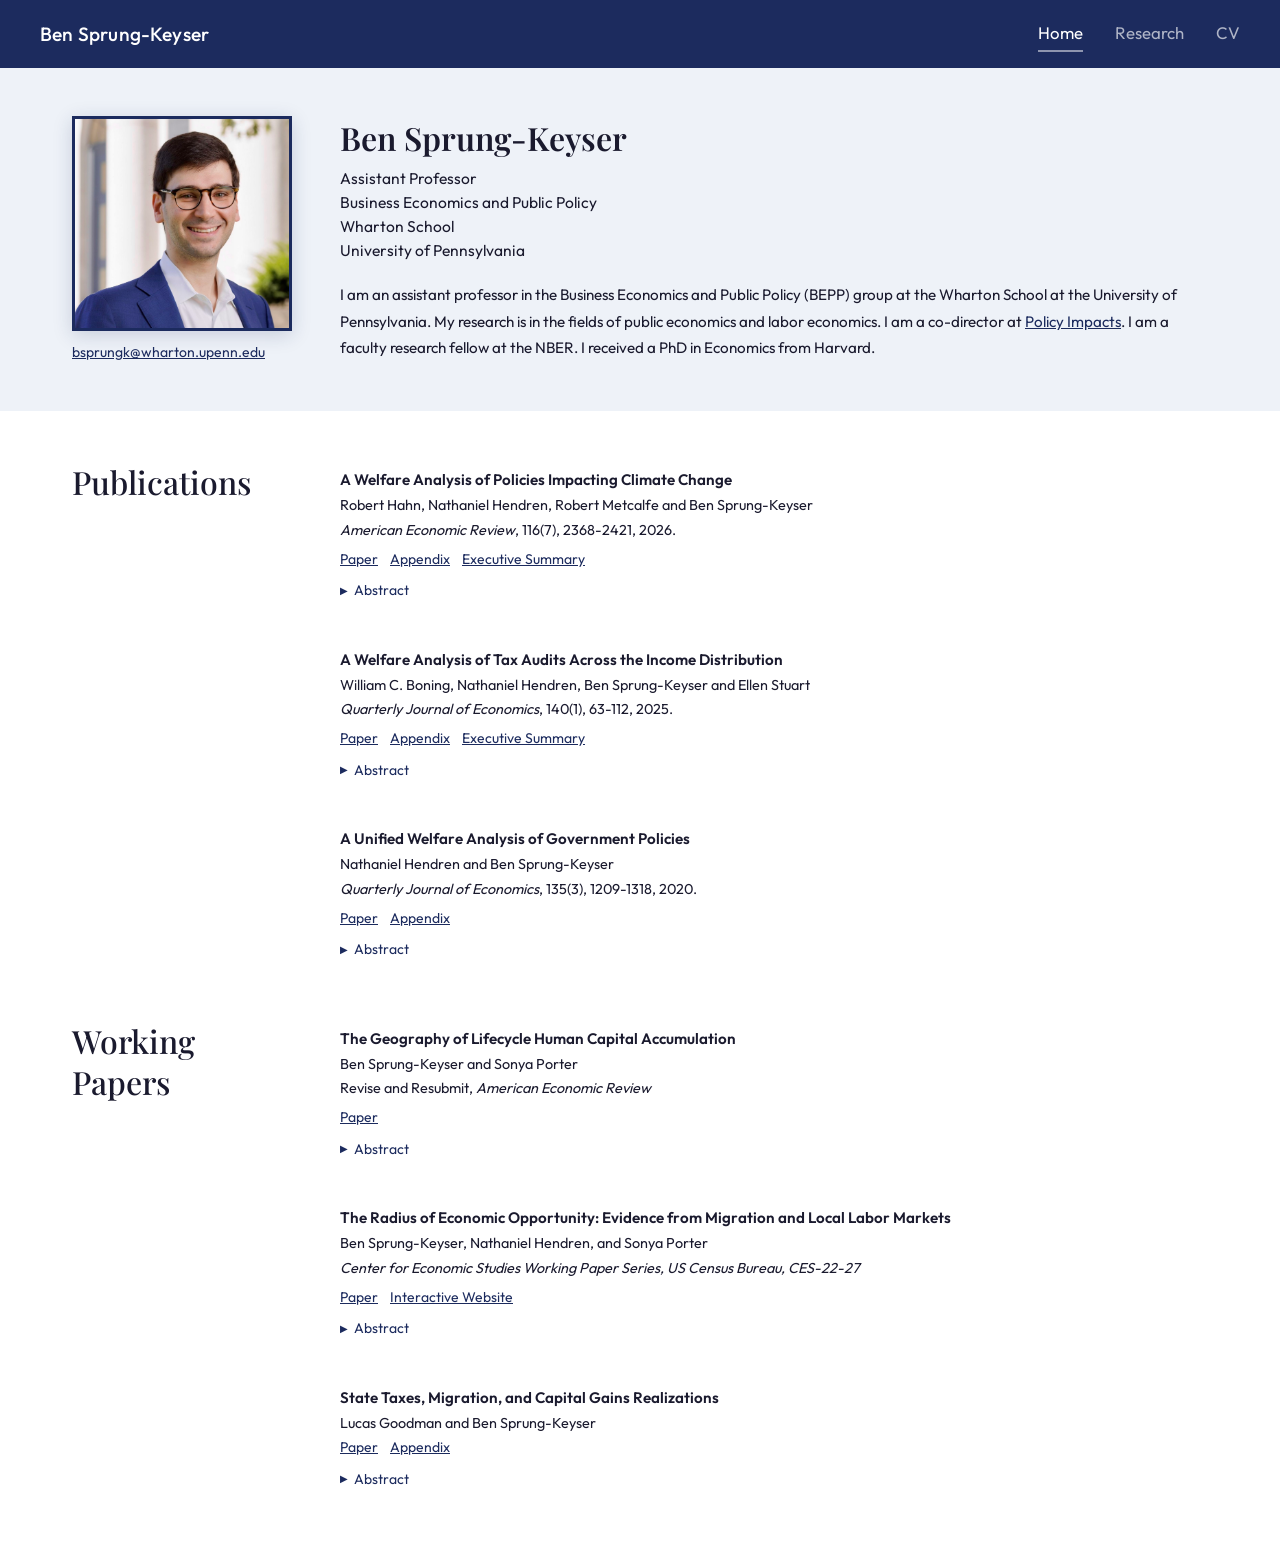
<file: index.html>
<!DOCTYPE html>
<html lang="en">
<head>
    <meta charset="UTF-8">
    <meta name="viewport" content="width=device-width, initial-scale=1.0">
    <title>Ben Sprung-Keyser</title>
    <meta name="description" content="Economist. Assistant Professor at Wharton, University of Pennsylvania.">
    <link rel="icon" type="image/png" href="assets/penn_logo.png">
    <meta property="og:type" content="website">
    <meta property="og:url" content="https://bsprungkeyser.com/">
    <meta property="og:title" content="Ben Sprung-Keyser">
    <meta property="og:description" content="Economist. Assistant Professor at Wharton, University of Pennsylvania.">
    <meta property="og:image" content="https://bsprungkeyser.com/assets/profile-photo.jpeg">
    <meta name="twitter:card" content="summary_large_image">
    <meta name="twitter:title" content="Ben Sprung-Keyser">
    <meta name="twitter:description" content="Economist. Assistant Professor at Wharton, University of Pennsylvania.">
    <meta name="twitter:image" content="https://bsprungkeyser.com/assets/profile-photo.jpeg">
    <link rel="preconnect" href="https://fonts.googleapis.com">
    <link rel="preconnect" href="https://fonts.gstatic.com" crossorigin>
    <link rel="stylesheet" href="css/style.css">
    <script type="application/ld+json">
    {
      "@context": "https://schema.org",
      "@type": "ProfilePage",
      "mainEntity": {
        "@type": "Person",
        "name": "Ben Sprung-Keyser",
        "jobTitle": ["Economist", "Assistant Professor"],
        "affiliation": {
          "@type": "Organization",
          "name": "Wharton School, University of Pennsylvania"
        },
        "email": "bsprungk@wharton.upenn.edu",
        "url": "https://bsprungkeyser.com",
        "knowsAbout": ["public economics", "labor economics", "welfare analysis", "tax policy"],
        "hasOccupation": {
          "@type": "Occupation",
          "name": "Economics Researcher"
        }
      },
      "hasPart": [
        {
          "@type": "ScholarlyArticle",
          "name": "A Welfare Analysis of Policies Impacting Climate Change",
          "author": [
            {"@type": "Person", "name": "Robert Hahn"},
            {"@type": "Person", "name": "Nathaniel Hendren"},
            {"@type": "Person", "name": "Robert Metcalfe"},
            {"@type": "Person", "name": "Ben Sprung-Keyser"}
          ],
          "publisher": {"@type": "Organization", "name": "American Economic Review"},
          "url": "https://bsprungkeyser.com/assets/MVPF_Climate_Policy_AER_Draft.pdf",
          "description": "We study the welfare impacts of 96 climate-related tax and spending policies using the marginal value of public funds (MVPF) framework."
        },
        {
          "@type": "ScholarlyArticle",
          "name": "A Welfare Analysis of Tax Audits Across the Income Distribution",
          "author": [
            {"@type": "Person", "name": "William C. Boning"},
            {"@type": "Person", "name": "Nathaniel Hendren"},
            {"@type": "Person", "name": "Ben Sprung-Keyser"},
            {"@type": "Person", "name": "Ellen Stuart"}
          ],
          "isPartOf": {"@type": "Periodical", "name": "Quarterly Journal of Economics"},
          "datePublished": "2025",
          "url": "https://bsprungkeyser.com/assets/Tax_Audits_BHSKS.pdf",
          "description": "We estimate the returns to IRS audits of taxpayers across the income distribution, finding an additional $1 spent auditing taxpayers above the 90th income percentile yields more than $12 in revenue."
        },
        {
          "@type": "ScholarlyArticle",
          "name": "A Unified Welfare Analysis of Government Policies",
          "author": [
            {"@type": "Person", "name": "Nathaniel Hendren"},
            {"@type": "Person", "name": "Ben Sprung-Keyser"}
          ],
          "isPartOf": {"@type": "Periodical", "name": "Quarterly Journal of Economics"},
          "datePublished": "2020",
          "url": "https://bsprungkeyser.com/assets/MVPF_Mar_2020_QJE.pdf",
          "description": "A comparative welfare analysis of 133 historical policy changes over the past half-century in the United States using the Marginal Value of Public Funds framework."
        },
        {
          "@type": "ScholarlyArticle",
          "name": "The Geography of Lifecycle Human Capital Accumulation",
          "author": [
            {"@type": "Person", "name": "Ben Sprung-Keyser"},
            {"@type": "Person", "name": "Sonya Porter"}
          ],
          "url": "https://bsprungkeyser.com/assets/Geography_Human_Capital_Sprung-Keyser_Porter_May_2026.pdf",
          "description": "We examine how place shapes the production of human capital across the lifecycle, finding a tradeoff between places that effectively produce human capital in childhood versus adulthood."
        },
        {
          "@type": "ScholarlyArticle",
          "name": "The Radius of Economic Opportunity: Evidence from Migration and Local Labor Markets",
          "author": [
            {"@type": "Person", "name": "Ben Sprung-Keyser"},
            {"@type": "Person", "name": "Nathaniel Hendren"},
            {"@type": "Person", "name": "Sonya Porter"}
          ],
          "url": "https://bsprungkeyser.com/assets/Migration_vSI.pdf",
          "description": "We examine the geographic incidence of local labor market growth across locations of childhood residence, finding the radius of economic opportunity is quite narrow for many individuals."
        },
        {
          "@type": "ScholarlyArticle",
          "name": "State Taxes, Migration, and Capital Gains Realizations",
          "author": [
            {"@type": "Person", "name": "Lucas Goodman"},
            {"@type": "Person", "name": "Ben Sprung-Keyser"}
          ],
          "url": "https://bsprungkeyser.com/assets/GSK_Capital_Gains_Resubmission%20(2).pdf",
          "description": "We analyze the impact of state capital gains taxes on migration and realization, finding savings in zero-tax states drive $2 billion in annual realizations by former residents of positive-tax states."
        }
      ]
    }
    </script>
    <script async src="https://www.googletagmanager.com/gtag/js?id=G-Y0RXYJHFS9"></script>
    <script>
        window.dataLayer = window.dataLayer || [];
        function gtag(){dataLayer.push(arguments);}
        gtag('js', new Date());
        gtag('config', 'G-Y0RXYJHFS9');
    </script>
</head>
<body>

    <!-- Navigation -->
    <nav>
        <div class="nav-inner">
            <a href="index.html" class="nav-brand">Ben Sprung-Keyser</a>
            <div class="nav-links">
                <a href="index.html" class="active">Home</a>
                <a href="research.html">Research</a>
                <a href="assets/CV_BSK.pdf" target="_blank" rel="noopener noreferrer">CV</a>
            </div>
        </div>
    </nav>

    <!-- Hero -->
    <div class="hero-wrapper">
        <section class="hero">
            <div class="hero-photo">
                <img src="assets/profile-photo.jpeg" alt="Ben Sprung-Keyser">
                <p class="hero-email">
                    <a href="mailto:bsprungk@wharton.upenn.edu">bsprungk@wharton.upenn.edu</a>
                </p>
            </div>
            <div class="hero-info">
                <h1>Ben Sprung-Keyser</h1>
                <div class="title-block">
                    <p class="title-line">Assistant Professor</p>
                    <p class="title-line">Business Economics and Public Policy</p>
                    <p class="title-line">Wharton School</p>
                    <p class="title-line">University of Pennsylvania</p>
                </div>
                <p class="bio">
                    I am an assistant professor in the Business Economics and Public Policy (BEPP) group
                    at the Wharton School at the University of Pennsylvania. My research is in the fields
                    of public economics and labor economics. I am a co-director at
                    <a href="https://policyimpacts.org" target="_blank" rel="noopener noreferrer">Policy Impacts</a>.
                    I am a faculty research fellow at the NBER.
                    I received a PhD in Economics from Harvard.
                </p>
            </div>
        </section>
    </div>

    <!-- Publications -->
    <div class="section-row">
        <h2 class="section-label">Publications</h2>
        <div class="papers-list" id="home-publications"></div>
    </div>

    <!-- Working Papers -->
    <div class="section-row">
        <h2 class="section-label">Working Papers</h2>
        <div class="papers-list" id="home-working-papers"></div>
    </div>

    <div class="page-end"></div>

    <!-- Static fallback for crawlers that do not execute JavaScript -->
    <noscript>
        <section>
            <h2>Publications</h2>

            <article>
                <h3>A Welfare Analysis of Policies Impacting Climate Change</h3>
                <p>Robert Hahn, Nathaniel Hendren, Robert Metcalfe, Ben Sprung-Keyser</p>
                <p>American Economic Review, 116(7), 2368-2421, 2026.</p>
                <p>
                    <a href="assets/MVPF_Climate_Policy_AER_Draft.pdf">Paper</a> |
                    <a href="assets/MVPF_Climate_Policy_AER_Appendix.pdf">Appendix</a> |
                    <a href="assets/MVPF_Climate_Exec_Summary.pdf">Executive Summary</a>
                </p>
            </article>

            <article>
                <h3>A Welfare Analysis of Tax Audits Across the Income Distribution</h3>
                <p>William C. Boning, Nathaniel Hendren, Ben Sprung-Keyser, Ellen Stuart</p>
                <p><em>Quarterly Journal of Economics</em>, 140(1), 63-112, 2025</p>
                <p>
                    <a href="assets/Tax_Audits_BHSKS.pdf">Paper</a> |
                    <a href="assets/Tax_Audits_Appendix.pdf">Appendix</a> |
                    <a href="assets/audits_executive_summary.pdf">Executive Summary</a>
                </p>
            </article>

            <article>
                <h3>A Unified Welfare Analysis of Government Policies</h3>
                <p>Nathaniel Hendren, Ben Sprung-Keyser</p>
                <p><em>Quarterly Journal of Economics</em>, 135(3), 1209-1318, 2020</p>
                <p>
                    <a href="assets/MVPF_Mar_2020_QJE.pdf">Paper</a> |
                    <a href="assets/MVPF_Appendix.pdf">Appendix</a>
                </p>
            </article>
        </section>

        <section>
            <h2>Working Papers</h2>

            <article>
                <h3>The Geography of Lifecycle Human Capital Accumulation</h3>
                <p>Ben Sprung-Keyser, Sonya Porter</p>
                <p>Revise and Resubmit, <em>American Economic Review</em></p>
                <p><a href="assets/Geography_Human_Capital_Sprung-Keyser_Porter_May_2026.pdf">Paper</a></p>
            </article>

            <article>
                <h3>The Radius of Economic Opportunity: Evidence from Migration and Local Labor Markets</h3>
                <p>Ben Sprung-Keyser, Nathaniel Hendren, Sonya Porter</p>
                <p>Center for Economic Studies Working Paper Series, US Census Bureau, CES-22-27</p>
                <p>
                    <a href="assets/Migration_vSI.pdf">Paper</a> |
                    <a href="https://migrationpatterns.org" rel="noopener noreferrer">Interactive Website</a>
                </p>
            </article>

            <article>
                <h3>State Taxes, Migration, and Capital Gains Realizations</h3>
                <p>Lucas Goodman, Ben Sprung-Keyser</p>
                <p>
                    <a href="assets/GSK_Capital_Gains_Resubmission%20(2).pdf">Paper</a> |
                    <a href="assets/Appendix_GSK_Capital_Gains_Resubmission.pdf">Appendix</a>
                </p>
            </article>
        </section>
    </noscript>

    <script src="js/papers.js"></script>
    <script>
        renderPapers('home-publications',    papers.publications);
        renderPapers('home-working-papers',  papers.workingPapers);
    </script>

</body>
</html>
</file>
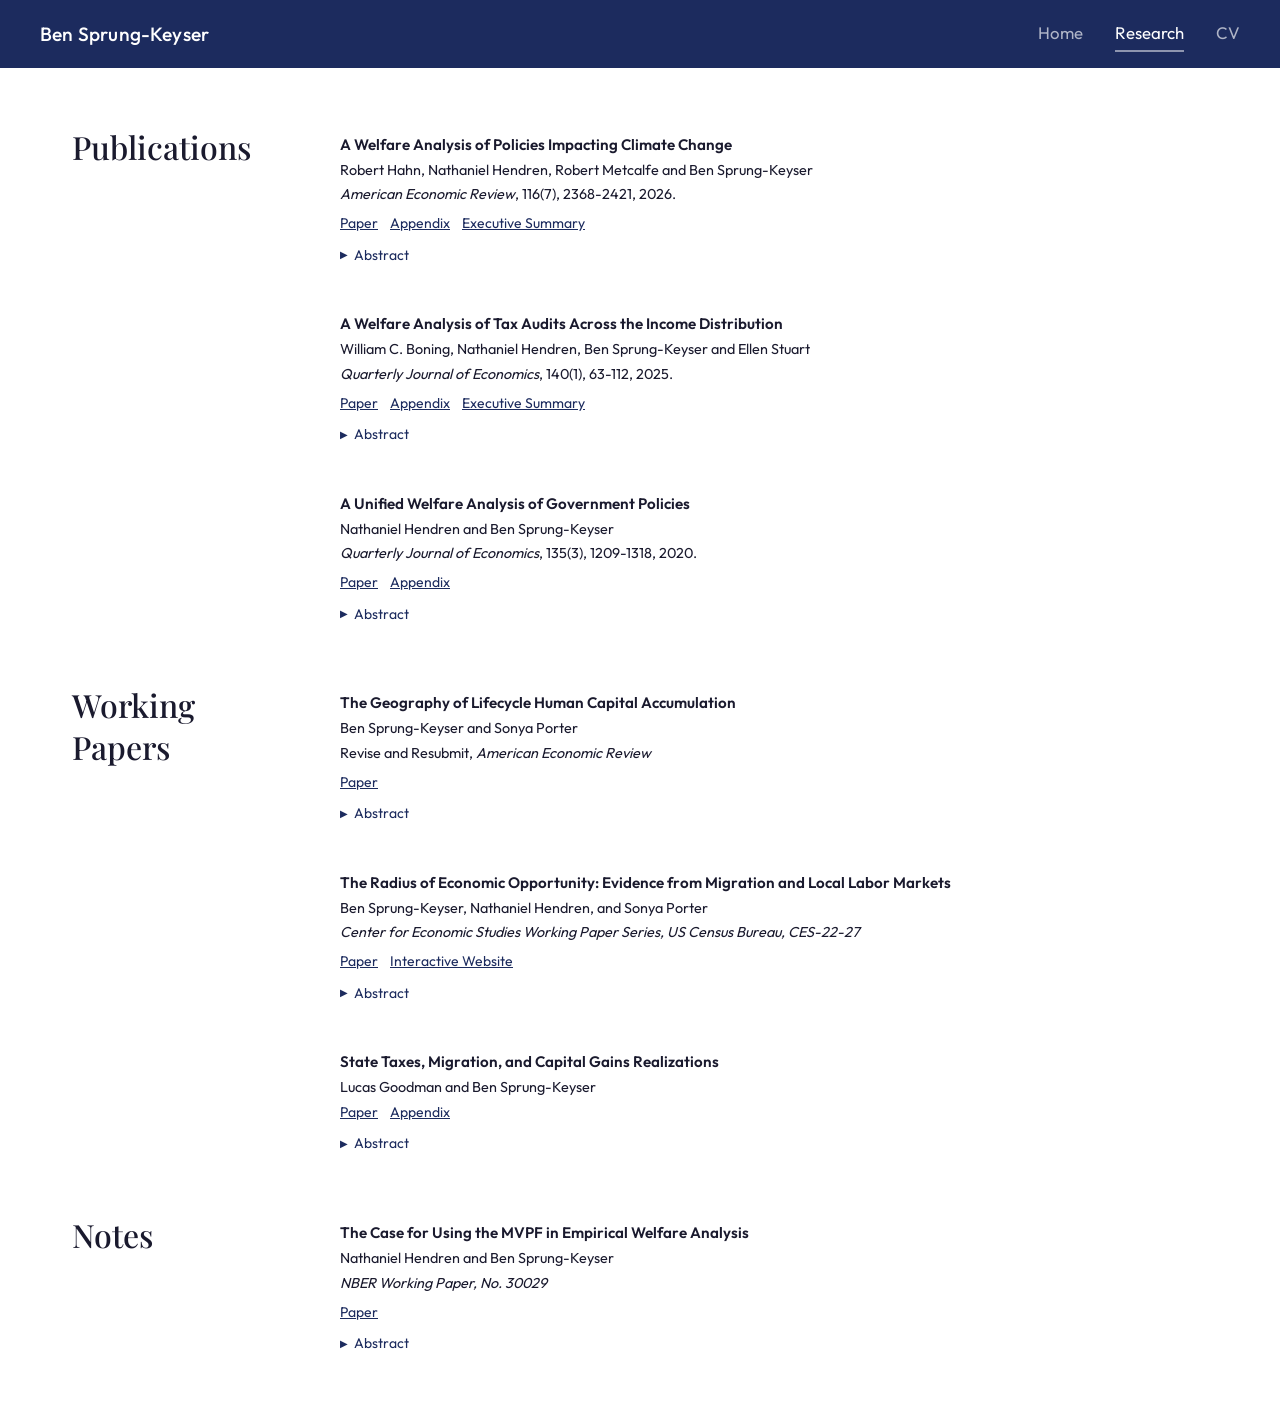
<file: research.html>
<!DOCTYPE html>
<html lang="en">
<head>
    <meta charset="UTF-8">
    <meta name="viewport" content="width=device-width, initial-scale=1.0">
    <title>Research — Ben Sprung-Keyser</title>
    <meta name="description" content="Economist. Assistant Professor at Wharton, University of Pennsylvania.">
    <link rel="icon" type="image/png" href="assets/penn_logo.png">
    <meta property="og:type" content="website">
    <meta property="og:url" content="https://bsprungkeyser.com/research.html">
    <meta property="og:title" content="Research — Ben Sprung-Keyser">
    <meta property="og:description" content="Economist. Assistant Professor at Wharton, University of Pennsylvania.">
    <meta property="og:image" content="https://bsprungkeyser.com/assets/profile-photo.jpeg">
    <meta name="twitter:card" content="summary_large_image">
    <meta name="twitter:title" content="Research — Ben Sprung-Keyser">
    <meta name="twitter:description" content="Economist. Assistant Professor at Wharton, University of Pennsylvania.">
    <meta name="twitter:image" content="https://bsprungkeyser.com/assets/profile-photo.jpeg">
    <link rel="preconnect" href="https://fonts.googleapis.com">
    <link rel="preconnect" href="https://fonts.gstatic.com" crossorigin>
    <link rel="stylesheet" href="css/style.css">
    <script type="application/ld+json">
    {
      "@context": "https://schema.org",
      "@graph": [
        {
          "@type": "ScholarlyArticle",
          "name": "A Welfare Analysis of Policies Impacting Climate Change",
          "author": [
            {"@type": "Person", "name": "Robert Hahn"},
            {"@type": "Person", "name": "Nathaniel Hendren"},
            {"@type": "Person", "name": "Robert Metcalfe"},
            {"@type": "Person", "name": "Ben Sprung-Keyser"}
          ],
          "publisher": {"@type": "Organization", "name": "American Economic Review"},
          "url": "https://bsprungkeyser.com/assets/MVPF_Climate_Policy_AER_Draft.pdf",
          "description": "We study the welfare impacts of 96 climate-related tax and spending policies using the marginal value of public funds (MVPF) framework."
        },
        {
          "@type": "ScholarlyArticle",
          "name": "A Welfare Analysis of Tax Audits Across the Income Distribution",
          "author": [
            {"@type": "Person", "name": "William C. Boning"},
            {"@type": "Person", "name": "Nathaniel Hendren"},
            {"@type": "Person", "name": "Ben Sprung-Keyser"},
            {"@type": "Person", "name": "Ellen Stuart"}
          ],
          "isPartOf": {"@type": "Periodical", "name": "Quarterly Journal of Economics"},
          "datePublished": "2025",
          "url": "https://bsprungkeyser.com/assets/Tax_Audits_BHSKS.pdf",
          "description": "We estimate the returns to IRS audits of taxpayers across the income distribution, finding an additional $1 spent auditing taxpayers above the 90th income percentile yields more than $12 in revenue."
        },
        {
          "@type": "ScholarlyArticle",
          "name": "A Unified Welfare Analysis of Government Policies",
          "author": [
            {"@type": "Person", "name": "Nathaniel Hendren"},
            {"@type": "Person", "name": "Ben Sprung-Keyser"}
          ],
          "isPartOf": {"@type": "Periodical", "name": "Quarterly Journal of Economics"},
          "datePublished": "2020",
          "url": "https://bsprungkeyser.com/assets/MVPF_Mar_2020_QJE.pdf",
          "description": "A comparative welfare analysis of 133 historical policy changes over the past half-century in the United States using the Marginal Value of Public Funds framework."
        },
        {
          "@type": "ScholarlyArticle",
          "name": "The Geography of Lifecycle Human Capital Accumulation",
          "author": [
            {"@type": "Person", "name": "Ben Sprung-Keyser"},
            {"@type": "Person", "name": "Sonya Porter"}
          ],
          "url": "https://bsprungkeyser.com/assets/Geography_Human_Capital_Sprung-Keyser_Porter_May_2026.pdf",
          "description": "We examine how place shapes the production of human capital across the lifecycle, finding a tradeoff between places that effectively produce human capital in childhood versus adulthood."
        },
        {
          "@type": "ScholarlyArticle",
          "name": "The Radius of Economic Opportunity: Evidence from Migration and Local Labor Markets",
          "author": [
            {"@type": "Person", "name": "Ben Sprung-Keyser"},
            {"@type": "Person", "name": "Nathaniel Hendren"},
            {"@type": "Person", "name": "Sonya Porter"}
          ],
          "url": "https://bsprungkeyser.com/assets/Migration_vSI.pdf",
          "description": "We examine the geographic incidence of local labor market growth across locations of childhood residence, finding the radius of economic opportunity is quite narrow for many individuals."
        },
        {
          "@type": "ScholarlyArticle",
          "name": "State Taxes, Migration, and Capital Gains Realizations",
          "author": [
            {"@type": "Person", "name": "Lucas Goodman"},
            {"@type": "Person", "name": "Ben Sprung-Keyser"}
          ],
          "url": "https://bsprungkeyser.com/assets/GSK_Capital_Gains_Resubmission%20(2).pdf",
          "description": "We analyze the impact of state capital gains taxes on migration and realization, finding savings in zero-tax states drive $2 billion in annual realizations by former residents of positive-tax states."
        },
        {
          "@type": "ScholarlyArticle",
          "name": "The Case for Using the MVPF in Empirical Welfare Analysis",
          "author": [
            {"@type": "Person", "name": "Nathaniel Hendren"},
            {"@type": "Person", "name": "Ben Sprung-Keyser"}
          ],
          "url": "https://bsprungkeyser.com/assets/MVPF_Case_vFinal.pdf",
          "description": "This paper outlines the case for using the Marginal Value of Public Funds (MVPF) in empirical welfare analysis, comparing it with traditional welfare metrics."
        }
      ]
    }
    </script>
    <script async src="https://www.googletagmanager.com/gtag/js?id=G-Y0RXYJHFS9"></script>
    <script>
        window.dataLayer = window.dataLayer || [];
        function gtag(){dataLayer.push(arguments);}
        gtag('js', new Date());
        gtag('config', 'G-Y0RXYJHFS9');
    </script>
</head>
<body>

    <!-- Navigation -->
    <nav>
        <div class="nav-inner">
            <a href="index.html" class="nav-brand">Ben Sprung-Keyser</a>
            <div class="nav-links">
                <a href="index.html">Home</a>
                <a href="research.html" class="active">Research</a>
                <a href="assets/CV_BSK.pdf" target="_blank" rel="noopener noreferrer">CV</a>
            </div>
        </div>
    </nav>

    <!-- Publications -->
    <div class="section-row research-top">
        <h2 class="section-label">Publications</h2>
        <div class="papers-list" id="research-publications"></div>
    </div>

    <!-- Working Papers -->
    <div class="section-row">
        <h2 class="section-label">Working Papers</h2>
        <div class="papers-list" id="research-working-papers"></div>
    </div>

    <!-- Notes -->
    <div class="section-row">
        <h2 class="section-label">Notes</h2>
        <div class="papers-list" id="research-notes"></div>
    </div>

    <div class="page-end"></div>

    <!-- Static fallback for crawlers that do not execute JavaScript -->
    <noscript>
        <section>
            <h2>Publications</h2>

            <article>
                <h3>A Welfare Analysis of Policies Impacting Climate Change</h3>
                <p>Robert Hahn, Nathaniel Hendren, Robert Metcalfe, Ben Sprung-Keyser</p>
                <p>American Economic Review, 116(7), 2368-2421, 2026.</p>
                <p>
                    <a href="assets/MVPF_Climate_Policy_AER_Draft.pdf">Paper</a> |
                    <a href="assets/MVPF_Climate_Policy_AER_Appendix.pdf">Appendix</a> |
                    <a href="assets/MVPF_Climate_Exec_Summary.pdf">Executive Summary</a>
                </p>
            </article>

            <article>
                <h3>A Welfare Analysis of Tax Audits Across the Income Distribution</h3>
                <p>William C. Boning, Nathaniel Hendren, Ben Sprung-Keyser, Ellen Stuart</p>
                <p><em>Quarterly Journal of Economics</em>, 140(1), 63-112, 2025</p>
                <p>
                    <a href="assets/Tax_Audits_BHSKS.pdf">Paper</a> |
                    <a href="assets/Tax_Audits_Appendix.pdf">Appendix</a> |
                    <a href="assets/audits_executive_summary.pdf">Executive Summary</a>
                </p>
            </article>

            <article>
                <h3>A Unified Welfare Analysis of Government Policies</h3>
                <p>Nathaniel Hendren, Ben Sprung-Keyser</p>
                <p><em>Quarterly Journal of Economics</em>, 135(3), 1209-1318, 2020</p>
                <p>
                    <a href="assets/MVPF_Mar_2020_QJE.pdf">Paper</a> |
                    <a href="assets/MVPF_Appendix.pdf">Appendix</a>
                </p>
            </article>
        </section>

        <section>
            <h2>Working Papers</h2>

            <article>
                <h3>The Geography of Lifecycle Human Capital Accumulation</h3>
                <p>Ben Sprung-Keyser, Sonya Porter</p>
                <p>Revise and Resubmit, <em>American Economic Review</em></p>
                <p><a href="assets/Geography_Human_Capital_Sprung-Keyser_Porter_May_2026.pdf">Paper</a></p>
            </article>

            <article>
                <h3>The Radius of Economic Opportunity: Evidence from Migration and Local Labor Markets</h3>
                <p>Ben Sprung-Keyser, Nathaniel Hendren, Sonya Porter</p>
                <p>Center for Economic Studies Working Paper Series, US Census Bureau, CES-22-27</p>
                <p>
                    <a href="assets/Migration_vSI.pdf">Paper</a> |
                    <a href="https://migrationpatterns.org" rel="noopener noreferrer">Interactive Website</a>
                </p>
            </article>

            <article>
                <h3>State Taxes, Migration, and Capital Gains Realizations</h3>
                <p>Lucas Goodman, Ben Sprung-Keyser</p>
                <p>
                    <a href="assets/GSK_Capital_Gains_Resubmission%20(2).pdf">Paper</a> |
                    <a href="assets/Appendix_GSK_Capital_Gains_Resubmission.pdf">Appendix</a>
                </p>
            </article>
        </section>

        <section>
            <h2>Notes</h2>

            <article>
                <h3>The Case for Using the MVPF in Empirical Welfare Analysis</h3>
                <p>Nathaniel Hendren, Ben Sprung-Keyser</p>
                <p>NBER Working Paper, No. 30029</p>
                <p><a href="assets/MVPF_Case_vFinal.pdf">Paper</a></p>
            </article>
        </section>
    </noscript>

    <script src="js/papers.js"></script>
    <script>
        renderPapers('research-publications',   papers.publications);
        renderPapers('research-working-papers',  papers.workingPapers);
        renderPapers('research-notes',           papers.notes);
    </script>

</body>
</html>
</file>
<file: css/style.css>
@import url('https://fonts.googleapis.com/css2?family=Outfit:wght@300;400;500;600&family=Playfair+Display:wght@500;600&display=swap');

/* ─── Variables ─────────────────────────────────────────── */
:root {
    --navy:       #1c2b5e;
    --navy-hover: #243470;
    --text:       #1a1a2e;
    --muted:      #5a5a72;
    --link:       #1c2b5e;
    --max-w:      1200px;
    --pad:        2rem;
    --col-left:   220px;   /* unified left column — photo width = section label width */
    --col-gap:    3rem;    /* unified gap — keeps bio and paper text left-aligned */
}

/* ─── Reset ─────────────────────────────────────────────── */
*, *::before, *::after { box-sizing: border-box; margin: 0; padding: 0; }

body {
    font-family: 'Outfit', sans-serif;
    font-weight: 400;
    color: var(--text);
    background: #fff;
    line-height: 1.6;
}

a { color: var(--link); text-decoration: underline; }
a:hover { color: var(--navy-hover); }

/* ─── Navigation ────────────────────────────────────────── */
nav {
    background: var(--navy);
    padding: 0 var(--pad);
    position: sticky;
    top: 0;
    z-index: 100;
}

.nav-inner {
    max-width: var(--max-w);
    margin: 0 auto;
    display: flex;
    justify-content: space-between;
    align-items: center;
    height: 68px;
}

.nav-brand {
    color: #fff;
    text-decoration: none;
    font-family: 'Outfit', sans-serif;
    font-weight: 500;
    font-size: 1.2rem;
    letter-spacing: 0.01em;
}
.nav-brand:hover { color: rgba(255,255,255,0.85); }

.nav-links { display: flex; gap: 2rem; }
.nav-links a {
    color: rgba(255,255,255,0.65);
    text-decoration: none;
    font-size: 1.05rem;
    font-weight: 400;
    padding: 4px 0;
    border-bottom: 2px solid transparent;
    transition: color 0.15s, border-color 0.15s;
}
.nav-links a:hover,
.nav-links a.active {
    color: #fff;
    border-bottom-color: rgba(255,255,255,0.5);
}

/* ─── Hero wrapper — full-width tinted background ───────── */
.hero-wrapper {
    background: #eef2f8;
    padding: 3rem 0;
}

/* ─── Hero content ──────────────────────────────────────── */
.hero {
    max-width: var(--max-w);
    margin: 0 auto;
    padding: 0 var(--pad);
    display: flex;
    gap: var(--col-gap);
    align-items: flex-start;
}

.hero-photo {
    flex: 0 0 var(--col-left);
}
.hero-photo img {
    width: var(--col-left);
    height: auto;
    display: block;
    border: 3px solid var(--navy);
    box-shadow: 0 4px 18px rgba(28, 43, 94, 0.18);
}
.hero-email {
    margin-top: 0.65rem;
    font-size: 0.875rem;
}
.hero-email a { color: var(--link); }

.hero-info {
    flex: 1;
    padding-top: 0.2rem;
}
.hero-info h1 {
    font-family: 'Playfair Display', serif;
    font-size: 2rem;
    font-weight: 600;
    line-height: 1.2;
    margin-bottom: 0.5rem;
    color: var(--text);
}
.hero-info .title-block { margin-bottom: 1.25rem; }
.hero-info .title-line {
    font-size: 0.975rem;
    font-weight: 400;
    color: var(--text);
    line-height: 1.55;
}
.hero-info .bio {
    font-size: 0.95rem;
    line-height: 1.75;
    color: var(--text);
}

/* ─── Sections (Publications, Working Papers, Notes) ─────── */
.section-row {
    max-width: var(--max-w);
    margin: 3rem auto 0;
    padding: 0 var(--pad);
    display: flex;
    gap: var(--col-gap);
    align-items: flex-start;
}

.section-label {
    flex: 0 0 var(--col-left);
    font-family: 'Playfair Display', serif;
    font-size: 2rem;
    font-weight: 500;
    line-height: 1.3;
    color: var(--text);
    padding-top: 0.1rem;
}

.papers-list { flex: 1; }

/* ─── Paper entries ─────────────────────────────────────── */
.paper {
    margin-bottom: 1.75rem;
    padding: 0.6rem 0.75rem;
    border-radius: 6px;
    margin-left: -0.75rem;
    transition: background 0.15s;
}
.paper:last-child { margin-bottom: 0; }
.paper:hover { background: #f0f4fb; }

.paper-title {
    font-weight: 600;
    font-size: 0.95rem;
    line-height: 1.5;
    margin-bottom: 0.15rem;
}
.paper-authors {
    font-size: 0.9rem;
    color: var(--text);
    margin-bottom: 0.1rem;
}
.paper-info {
    font-size: 0.9rem;
    color: var(--text);
    margin-bottom: 0.35rem;
}
.paper-links {
    display: flex;
    gap: 0.75rem;
    flex-wrap: wrap;
    margin-bottom: 0.35rem;
}
.paper-links a {
    font-size: 0.875rem;
    color: var(--link);
    text-decoration: underline;
}

/* ─── Abstract toggle ───────────────────────────────────── */
.abstract-details {
    margin-top: 0.3rem;
}
.abstract-details summary {
    cursor: pointer;
    font-size: 0.875rem;
    color: var(--navy);
    list-style: none;
    display: inline-flex;
    align-items: center;
    gap: 0.35rem;
    user-select: none;
}
.abstract-details summary::-webkit-details-marker { display: none; }
.abstract-details summary::before {
    content: '▶';
    font-size: 0.6rem;
    display: inline-block;
    transition: transform 0.15s;
}
.abstract-details[open] summary::before {
    transform: rotate(90deg);
}
.abstract-text {
    margin-top: 0.6rem;
    font-size: 0.9rem;
    line-height: 1.75;
    color: #333;
    border-left: 3px solid #c8d3ee;
    padding-left: 0.9rem;
}

/* ─── Page bottom padding ───────────────────────────────── */
.page-end { height: 4rem; }

/* ─── Research page top padding ────────────────────────── */
.research-top { margin-top: 3.5rem; }

/* ─── Responsive ────────────────────────────────────────── */
@media (max-width: 720px) {
    .hero-wrapper { padding: 2rem var(--pad); }
    .hero { flex-direction: column; gap: 1.5rem; }
    .hero-photo { flex: unset; width: fit-content; }
    .hero-photo img { width: 160px; }
    .section-row { flex-direction: column; gap: 0.75rem; }
    .section-label { flex: unset; font-size: 1.6rem; }
    .paper { margin-left: 0; }
}
</file>
